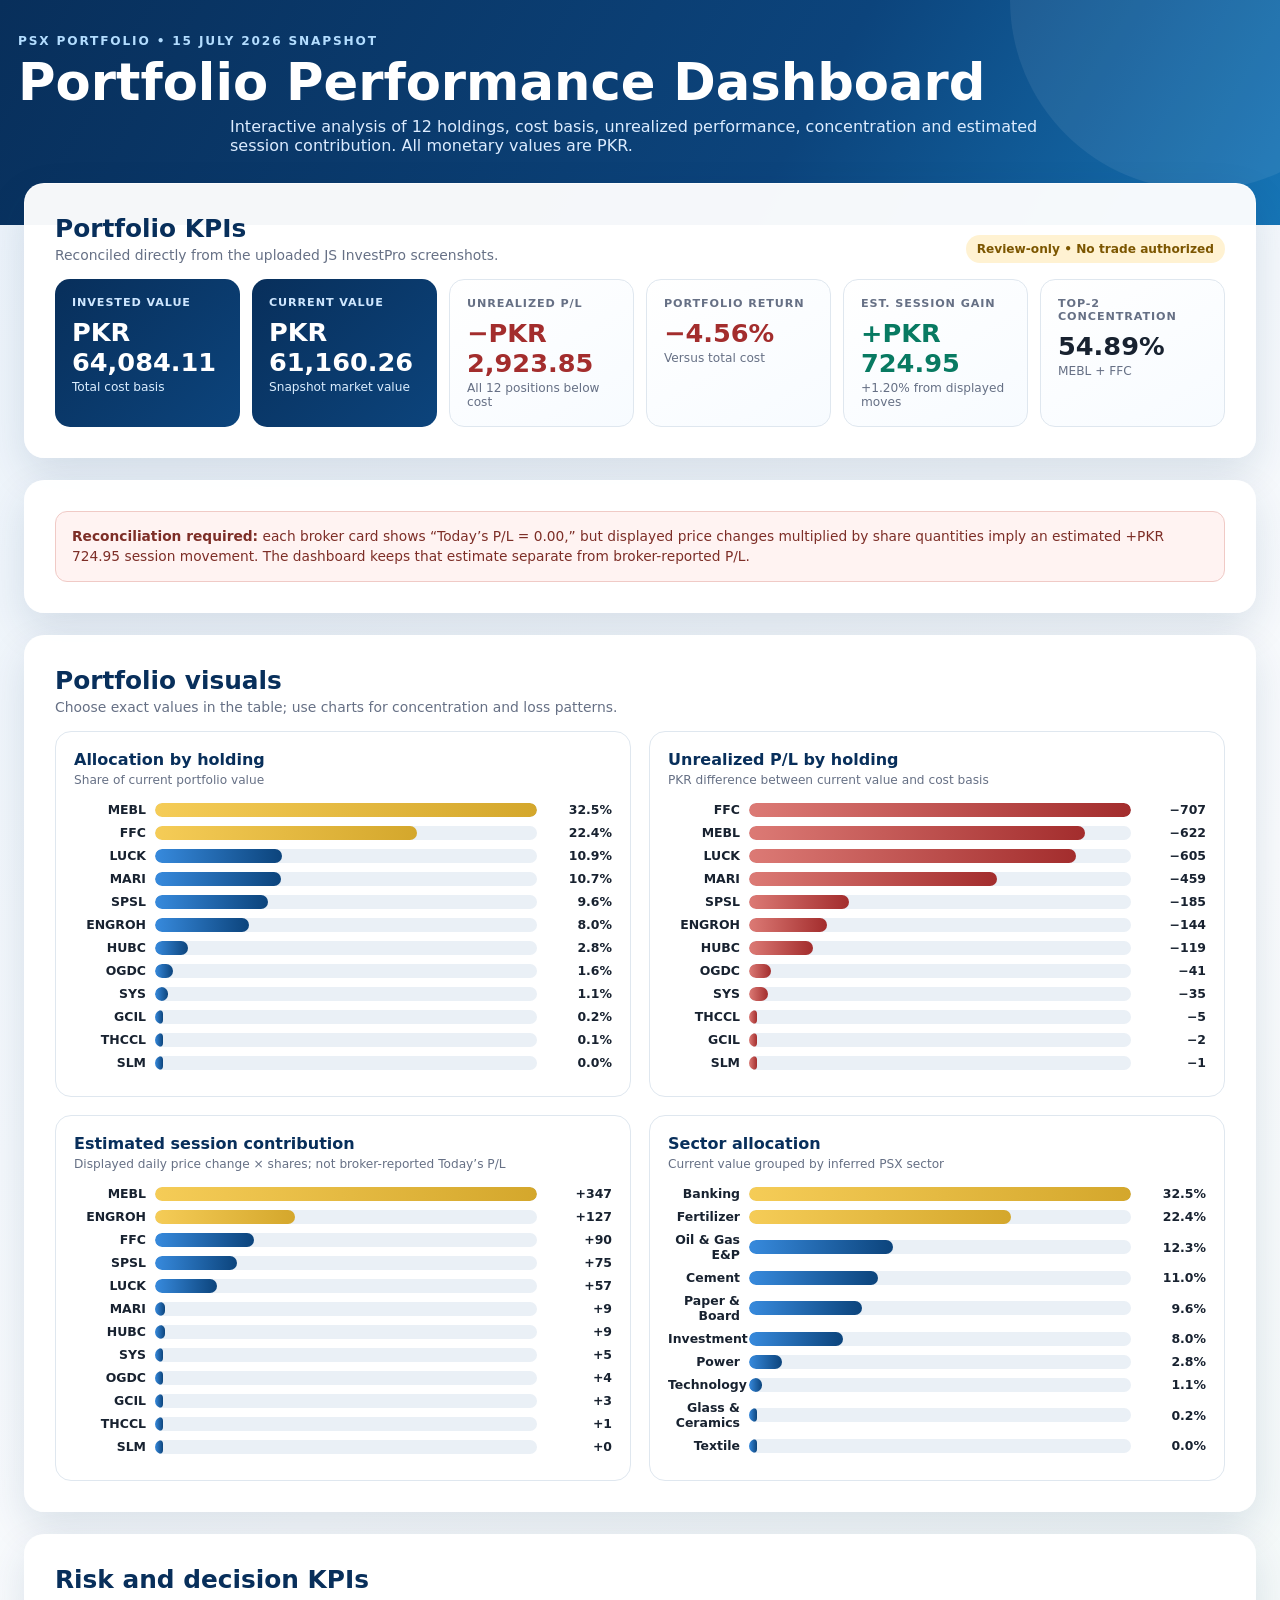
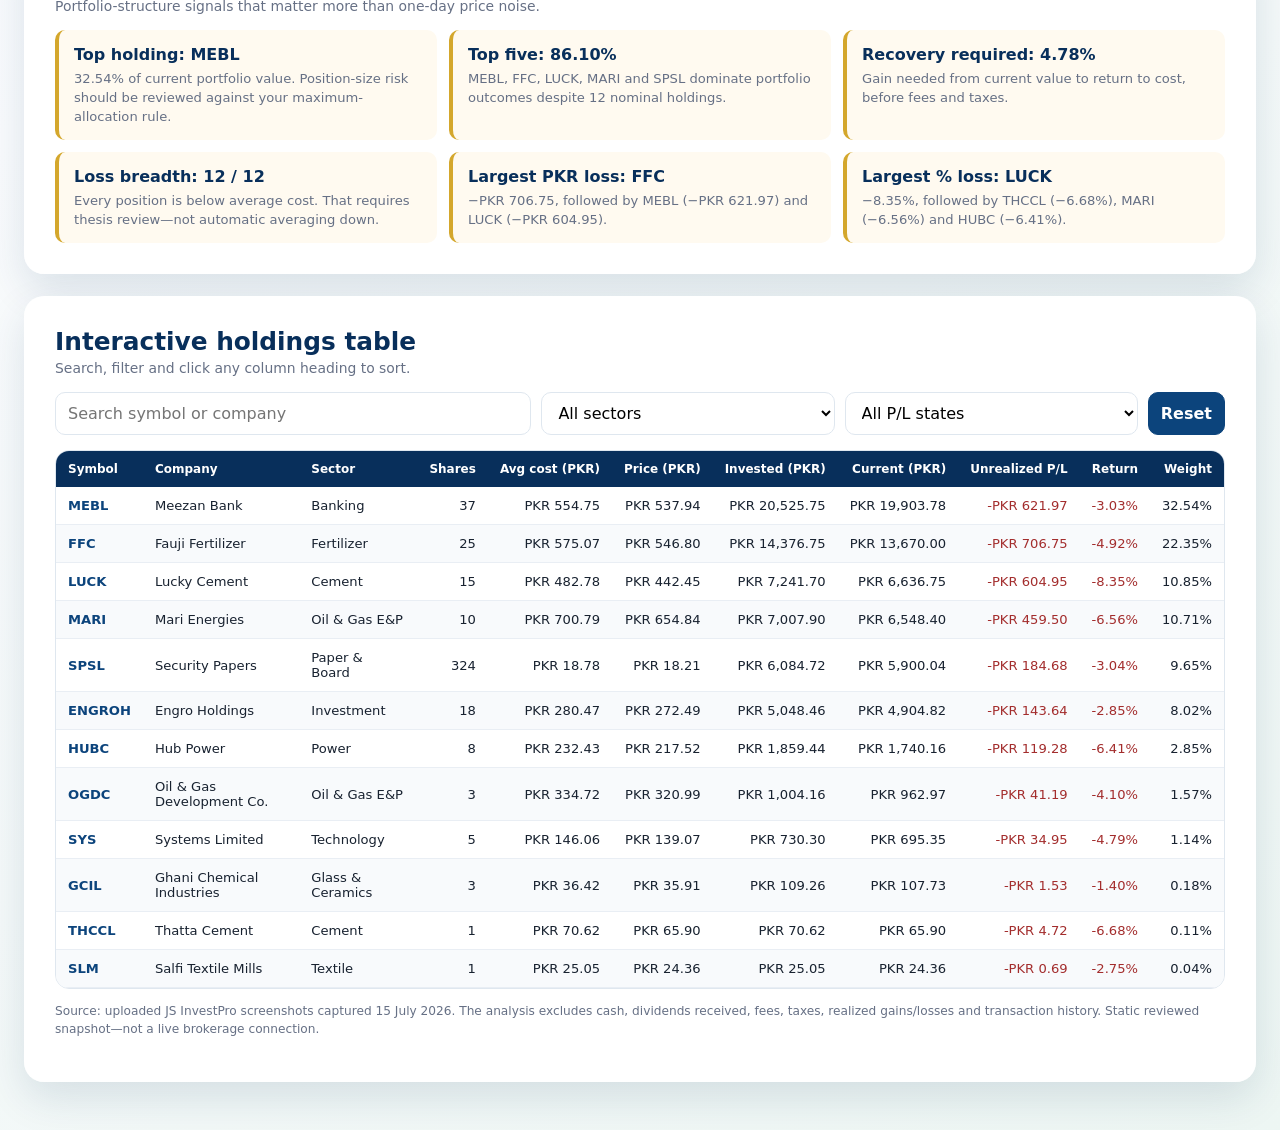
<file: dashboard.html>
<!doctype html><html lang="en"><head><meta charset="utf-8"><meta name="viewport" content="width=device-width,initial-scale=1"><title>PSX Portfolio Dashboard</title>
<link rel="stylesheet" href="/styles.css"></head><body>
<header class="hero"><div class="eyebrow">PSX portfolio • 15 July 2026 snapshot</div><h1>Portfolio Performance Dashboard</h1><p>Interactive analysis of 12 holdings, cost basis, unrealized performance, concentration and estimated session contribution. All monetary values are PKR.</p></header>
<main class="shell">
<section class="panel"><div class="head"><div><h2>Portfolio KPIs</h2><p>Reconciled directly from the uploaded JS InvestPro screenshots.</p></div><span class="pill">Review-only • No trade authorized</span></div><div class="kpis">
<div class="kpi hero-card"><div class="label">Invested value</div><div class="value">PKR 64,084.11</div><div class="meta">Total cost basis</div></div><div class="kpi hero-card"><div class="label">Current value</div><div class="value">PKR 61,160.26</div><div class="meta">Snapshot market value</div></div><div class="kpi"><div class="label">Unrealized P/L</div><div class="value negative">−PKR 2,923.85</div><div class="meta">All 12 positions below cost</div></div><div class="kpi"><div class="label">Portfolio return</div><div class="value negative">−4.56%</div><div class="meta">Versus total cost</div></div><div class="kpi"><div class="label">Est. session gain</div><div class="value positive">+PKR 724.95</div><div class="meta">+1.20% from displayed moves</div></div><div class="kpi"><div class="label">Top-2 concentration</div><div class="value">54.89%</div><div class="meta">MEBL + FFC</div></div></div></section>
<section class="panel"><div class="callout"><b>Reconciliation required:</b> each broker card shows “Today’s P/L = 0.00,” but displayed price changes multiplied by share quantities imply an estimated +PKR 724.95 session movement. The dashboard keeps that estimate separate from broker-reported P/L.</div></section>
<section class="panel"><div class="head"><div><h2>Portfolio visuals</h2><p>Choose exact values in the table; use charts for concentration and loss patterns.</p></div></div><div class="grid"><div class="chart"><h3>Allocation by holding</h3><div class="note">Share of current portfolio value</div><div id="allocation"></div></div><div class="chart"><h3>Unrealized P/L by holding</h3><div class="note">PKR difference between current value and cost basis</div><div id="losses"></div></div><div class="chart"><h3>Estimated session contribution</h3><div class="note">Displayed daily price change × shares; not broker-reported Today’s P/L</div><div id="session"></div></div><div class="chart"><h3>Sector allocation</h3><div class="note">Current value grouped by inferred PSX sector</div><div id="sectors"></div></div></div></section>
<section class="panel"><div class="head"><div><h2>Risk and decision KPIs</h2><p>Portfolio-structure signals that matter more than one-day price noise.</p></div></div><div class="risk"><div class="risk-card"><b>Top holding: MEBL</b><span>32.54% of current portfolio value. Position-size risk should be reviewed against your maximum-allocation rule.</span></div><div class="risk-card"><b>Top five: 86.10%</b><span>MEBL, FFC, LUCK, MARI and SPSL dominate portfolio outcomes despite 12 nominal holdings.</span></div><div class="risk-card"><b>Recovery required: 4.78%</b><span>Gain needed from current value to return to cost, before fees and taxes.</span></div><div class="risk-card"><b>Loss breadth: 12 / 12</b><span>Every position is below average cost. That requires thesis review—not automatic averaging down.</span></div><div class="risk-card"><b>Largest PKR loss: FFC</b><span>−PKR 706.75, followed by MEBL (−PKR 621.97) and LUCK (−PKR 604.95).</span></div><div class="risk-card"><b>Largest % loss: LUCK</b><span>−8.35%, followed by THCCL (−6.68%), MARI (−6.56%) and HUBC (−6.41%).</span></div></div></section>
<section class="panel"><div class="head"><div><h2>Interactive holdings table</h2><p>Search, filter and click any column heading to sort.</p></div></div><div class="controls"><input id="search" class="control" placeholder="Search symbol or company"><select id="sector" class="control"><option value="">All sectors</option></select><select id="status" class="control"><option value="">All P/L states</option><option value="loss">Below cost</option><option value="gain">Above cost</option></select><button id="reset" class="control">Reset</button></div><div class="table-wrap"><table><thead><tr><th data-k="symbol">Symbol</th><th data-k="company">Company</th><th data-k="sector">Sector</th><th class="num" data-k="shares">Shares</th><th class="num" data-k="cost">Avg cost (PKR)</th><th class="num" data-k="price">Price (PKR)</th><th class="num" data-k="invested">Invested (PKR)</th><th class="num" data-k="current">Current (PKR)</th><th class="num" data-k="pnl">Unrealized P/L</th><th class="num" data-k="returnPct">Return</th><th class="num" data-k="weight">Weight</th></tr></thead><tbody id="body"></tbody></table></div><p class="tiny">Source: uploaded JS InvestPro screenshots captured 15 July 2026. The analysis excludes cash, dividends received, fees, taxes, realized gains/losses and transaction history. Static reviewed snapshot—not a live brokerage connection.</p></section>
</main><script>
const D=[
['ENGROH','Engro Holdings','Investment',18,280.47,272.49,7.04],['FFC','Fauji Fertilizer','Fertilizer',25,575.07,546.80,3.58],['GCIL','Ghani Chemical Industries','Glass & Ceramics',3,36.42,35.91,.88],['HUBC','Hub Power','Power',8,232.43,217.52,1.09],['LUCK','Lucky Cement','Cement',15,482.78,442.45,3.77],['MARI','Mari Energies','Oil & Gas E&P',10,700.79,654.84,.89],['MEBL','Meezan Bank','Banking',37,554.75,537.94,9.37],['OGDC','Oil & Gas Development Co.','Oil & Gas E&P',3,334.72,320.99,1.49],['SLM','Salfi Textile Mills','Textile',1,25.05,24.36,.37],['SPSL','Security Papers','Paper & Board',324,18.78,18.21,.23],['SYS','Systems Limited','Technology',5,146.06,139.07,.94],['THCCL','Thatta Cement','Cement',1,70.62,65.90,1.17]].map(x=>({symbol:x[0],company:x[1],sector:x[2],shares:x[3],cost:x[4],price:x[5],day:x[6]}));
const total=D.reduce((a,d)=>a+d.shares*d.price,0);D.forEach(d=>{d.invested=d.shares*d.cost;d.current=d.shares*d.price;d.pnl=d.current-d.invested;d.returnPct=d.pnl/d.invested*100;d.weight=d.current/total*100;d.session=d.shares*d.day});
const pkr=n=>new Intl.NumberFormat('en-PK',{style:'currency',currency:'PKR',currencyDisplay:'code',minimumFractionDigits:2}).format(n),num=n=>new Intl.NumberFormat('en-PK').format(n);let key='weight',dir=-1;const q=document.querySelector('#search'),sec=document.querySelector('#sector'),status=document.querySelector('#status'),body=document.querySelector('#body');[...new Set(D.map(d=>d.sector))].sort().forEach(s=>sec.insertAdjacentHTML('beforeend',`<option>${s}</option>`));
function list(){let s=q.value.toLowerCase();return D.filter(d=>(!s||`${d.symbol} ${d.company}`.toLowerCase().includes(s))&&(!sec.value||d.sector===sec.value)&&(!status.value||(status.value==='loss'?d.pnl<0:d.pnl>=0))).sort((a,b)=>typeof a[key]==='string'?dir*a[key].localeCompare(b[key]):dir*(a[key]-b[key]))}function render(){body.innerHTML=list().map(d=>`<tr><td data-label="Symbol" class="symbol">${d.symbol}</td><td data-label="Company">${d.company}</td><td data-label="Sector">${d.sector}</td><td data-label="Shares" class="num">${num(d.shares)}</td><td data-label="Avg cost" class="num">${pkr(d.cost)}</td><td data-label="Price" class="num">${pkr(d.price)}</td><td data-label="Invested" class="num">${pkr(d.invested)}</td><td data-label="Current" class="num">${pkr(d.current)}</td><td data-label="Unrealized P/L" class="num negative">${pkr(d.pnl)}</td><td data-label="Return" class="num negative">${d.returnPct.toFixed(2)}%</td><td data-label="Weight" class="num">${d.weight.toFixed(2)}%</td></tr>`).join('')}
document.querySelectorAll('th[data-k]').forEach(h=>h.onclick=()=>{let k=h.dataset.k;if(key===k)dir*=-1;else{key=k;dir=['symbol','company','sector'].includes(k)?1:-1}render()});[q,sec,status].forEach(e=>e.oninput=render);document.querySelector('#reset').onclick=()=>{q.value='';sec.value='';status.value='';key='weight';dir=-1;render()};
function bars(id,data,val,fmt,cls=''){let max=Math.max(...data.map(val).map(Math.abs));document.querySelector(id).innerHTML=data.map((d,i)=>`<div class="row"><span class="name">${d.symbol||d.name}</span><div class="track"><div class="bar ${cls||(i<2?'gold':'')}" style="width:${Math.max(2,Math.abs(val(d))/max*100)}%"></div></div><span class="amount">${fmt(val(d))}</span></div>`).join('')}
let byWeight=[...D].sort((a,b)=>b.weight-a.weight),byLoss=[...D].sort((a,b)=>a.pnl-b.pnl),bySession=[...D].sort((a,b)=>b.session-a.session);bars('#allocation',byWeight,d=>d.weight,v=>v.toFixed(1)+'%');bars('#losses',byLoss,d=>d.pnl,v=>'−'+Math.abs(v).toFixed(0),'red');bars('#session',bySession,d=>d.session,v=>'+'+v.toFixed(0));let sm={};D.forEach(d=>sm[d.sector]=(sm[d.sector]||0)+d.current);let sd=Object.entries(sm).map(([name,value])=>({name,value:value/total*100})).sort((a,b)=>b.value-a.value);bars('#sectors',sd,d=>d.value,v=>v.toFixed(1)+'%');render();
</script></body></html>
</file>
<file: styles.css>
:root{--navy:#082f5b;--blue:#0c447c;--sky:#378add;--gold:#d4a72c;--red:#a32d2d;--green:#087a62;--ink:#182230;--muted:#667085;--line:#dfe7ef;--soft:#f3f7fb;--white:#fff;--shadow:0 16px 42px rgba(8,47,91,.12)}*{box-sizing:border-box}html{-webkit-text-size-adjust:100%;text-size-adjust:100%}body{margin:0;font-family:Inter,system-ui,-apple-system,"Segoe UI",sans-serif;color:var(--ink);background:linear-gradient(145deg,#eaf2fa,#f9fbfd 48%,#edf6f3);min-height:100vh;overflow-x:hidden}.hero{padding:34px max(18px,env(safe-area-inset-left)) 70px;color:#fff;background:linear-gradient(120deg,var(--navy),var(--blue) 62%,#1675b6);position:relative;overflow:hidden}.hero>*{position:relative;z-index:1;max-width:1260px;margin-left:auto;margin-right:auto}.hero:after{content:"";position:absolute;width:min(380px,70vw);aspect-ratio:1;border-radius:50%;right:-110px;top:-190px;background:#ffffff12}.eyebrow{font-size:.76rem;font-weight:850;letter-spacing:.15em;text-transform:uppercase;color:#b3ddff}.hero h1{font-size:clamp(1.75rem,4vw,3.2rem);margin-top:8px;margin-bottom:7px;line-height:1.05;overflow-wrap:anywhere}.hero p{margin-top:0;margin-bottom:0;color:#dcecff;max-width:820px}.shell{width:min(1260px,calc(100% - clamp(20px,4vw,48px)));margin:-42px auto max(48px,env(safe-area-inset-bottom));position:relative}.panel{background:#fffffff5;border:1px solid #ffffffb8;border-radius:20px;box-shadow:var(--shadow);padding:clamp(16px,2.7vw,30px);margin-bottom:22px;min-width:0}.head{display:flex;justify-content:space-between;align-items:flex-end;flex-wrap:wrap;gap:12px 16px;margin-bottom:16px}.head>div{min-width:0}.head h2{margin:0;color:var(--navy);font-size:clamp(1.15rem,2.2vw,1.55rem);overflow-wrap:anywhere}.head p{margin:4px 0 0;color:var(--muted);font-size:.87rem}.pill{border-radius:999px;padding:7px 11px;background:#fff2d2;color:#7c5600;font-size:.76rem;font-weight:800;white-space:normal;text-align:center}.kpis{display:grid;grid-template-columns:repeat(6,minmax(0,1fr));gap:12px}.kpi{padding:17px;border:1px solid var(--line);border-radius:15px;background:linear-gradient(150deg,#fff,#f7fbff);min-width:0;overflow:hidden}.kpi.hero-card{background:linear-gradient(135deg,var(--navy),var(--blue));color:#fff;border:0}.label{font-size:.7rem;text-transform:uppercase;letter-spacing:.08em;font-weight:850;color:var(--muted)}.hero-card .label{color:#cfe7ff}.value{font-size:clamp(1.05rem,2vw,1.72rem);font-weight:880;margin:8px 0 3px;overflow-wrap:anywhere}.meta{font-size:.76rem;color:var(--muted)}.hero-card .meta{color:#dbeeff}.negative{color:var(--red)}.positive{color:var(--green)}
.grid{display:grid;grid-template-columns:repeat(2,minmax(0,1fr));gap:18px}.chart{border:1px solid var(--line);border-radius:16px;padding:18px;min-width:0}.chart h3{margin:0;color:var(--navy);font-size:1rem}.note{font-size:.76rem;color:var(--muted);margin:4px 0 15px}.row{display:grid;grid-template-columns:72px 1fr 66px;gap:9px;align-items:center;margin:8px 0;font-size:.78rem}.name{text-align:right;font-weight:820}.track{height:14px;border-radius:999px;background:#eaf0f6;overflow:hidden}.bar{height:100%;border-radius:999px;background:linear-gradient(90deg,var(--sky),var(--blue));min-width:2px}.bar.gold{background:linear-gradient(90deg,#f5cc57,var(--gold))}.bar.red{background:linear-gradient(90deg,#dc7a75,var(--red))}.amount{text-align:right;font-weight:820;font-variant-numeric:tabular-nums}.risk{display:grid;grid-template-columns:repeat(3,1fr);gap:12px}.risk-card{padding:15px;border-left:4px solid var(--gold);background:#fffaf0;border-radius:10px}.risk-card b{display:block;color:var(--navy);margin-bottom:4px}.risk-card span{font-size:.82rem;color:var(--muted)}
.controls{display:grid;grid-template-columns:1.3fr .8fr .8fr auto;gap:10px;margin-bottom:15px}.control{border:1px solid var(--line);border-radius:10px;background:#fff;padding:10px 12px;font:inherit;outline:none}.control:focus{border-color:var(--sky);box-shadow:0 0 0 3px #378add22}button.control{background:var(--blue);color:#fff;border-color:var(--blue);font-weight:800;cursor:pointer}.table-wrap{overflow:auto;border:1px solid var(--line);border-radius:14px}table{width:100%;border-collapse:collapse;min-width:1120px}th{position:sticky;top:0;background:var(--navy);color:#fff;padding:11px 12px;text-align:left;font-size:.75rem;white-space:nowrap;cursor:pointer}td{padding:11px 12px;border-bottom:1px solid #e9eef4;font-size:.82rem}tbody tr:nth-child(even){background:#f8fafc}tbody tr:hover{background:#eef6ff}.num{text-align:right;font-variant-numeric:tabular-nums}.symbol{font-weight:880;color:var(--blue)}.tiny{font-size:.76rem;color:var(--muted);line-height:1.5;margin-top:13px}.callout{padding:14px 16px;border-radius:12px;background:#fff3f2;border:1px solid #f0cac6;color:#7d2e27;font-size:.86rem;line-height:1.5}
@media(max-width:1060px){.kpis{grid-template-columns:repeat(3,minmax(0,1fr))}}@media(max-width:820px){.grid{grid-template-columns:1fr}.risk{grid-template-columns:1fr}.controls{grid-template-columns:1fr 1fr}.shell{margin-top:-30px}.chart{padding:15px}}@media(max-width:640px){.hero{padding-top:max(24px,env(safe-area-inset-top));padding-bottom:54px}.shell{width:min(100% - 20px,1260px);margin-top:-24px}.panel{border-radius:15px;margin-bottom:14px}.kpis{grid-template-columns:1fr 1fr}.controls{grid-template-columns:1fr}.control{width:100%;min-height:44px}.row{grid-template-columns:minmax(44px,64px) minmax(80px,1fr) minmax(48px,64px);gap:6px}.name{overflow:hidden;text-overflow:ellipsis}.table-wrap{overflow:visible;border:0}table,thead,tbody,tr,th,td{display:block}table{min-width:0}thead{position:absolute;width:1px;height:1px;overflow:hidden;clip:rect(0 0 0 0)}tbody{display:grid;gap:12px}tbody tr,tbody tr:nth-child(even){background:#fff;border:1px solid var(--line);border-radius:12px;padding:10px}td{display:grid;grid-template-columns:minmax(112px,42%) minmax(0,1fr);gap:10px;padding:7px 4px;border-bottom:1px solid #edf1f5;text-align:right!important;overflow-wrap:anywhere}td:last-child{border-bottom:0}td:before{content:attr(data-label);text-align:left;color:var(--muted);font-size:.72rem;font-weight:800;text-transform:uppercase;letter-spacing:.04em}.symbol{color:var(--blue)}tbody tr:hover{background:#f8fbff}}@media(max-width:390px){.kpis{grid-template-columns:1fr}.chart{padding:12px}.row{grid-template-columns:46px minmax(64px,1fr) 50px;font-size:.72rem}.risk-card{padding:12px}td{grid-template-columns:1fr;gap:3px;text-align:left!important}td:before{text-align:left}.pill{width:100%}}@media(min-width:1600px){.shell{width:min(1480px,calc(100% - 80px))}.hero>*{max-width:1480px}.kpis{gap:16px}.panel{padding:32px}.grid{grid-template-columns:repeat(2,minmax(0,1fr))}}@media(hover:none){th{cursor:default}.control{font-size:16px}}@media(prefers-reduced-motion:reduce){*,*:before,*:after{scroll-behavior:auto!important;transition:none!important;animation:none!important}}@media print{body{background:#fff}.hero{background:#fff;color:#000;padding:20px}.hero p,.eyebrow{color:#444}.shell{width:100%;margin:0 auto}.panel{box-shadow:none;break-inside:avoid}.controls{display:none}.table-wrap{overflow:visible}table{min-width:0;font-size:9pt}th,td{padding:5px}.grid{grid-template-columns:1fr 1fr}}
</file>
